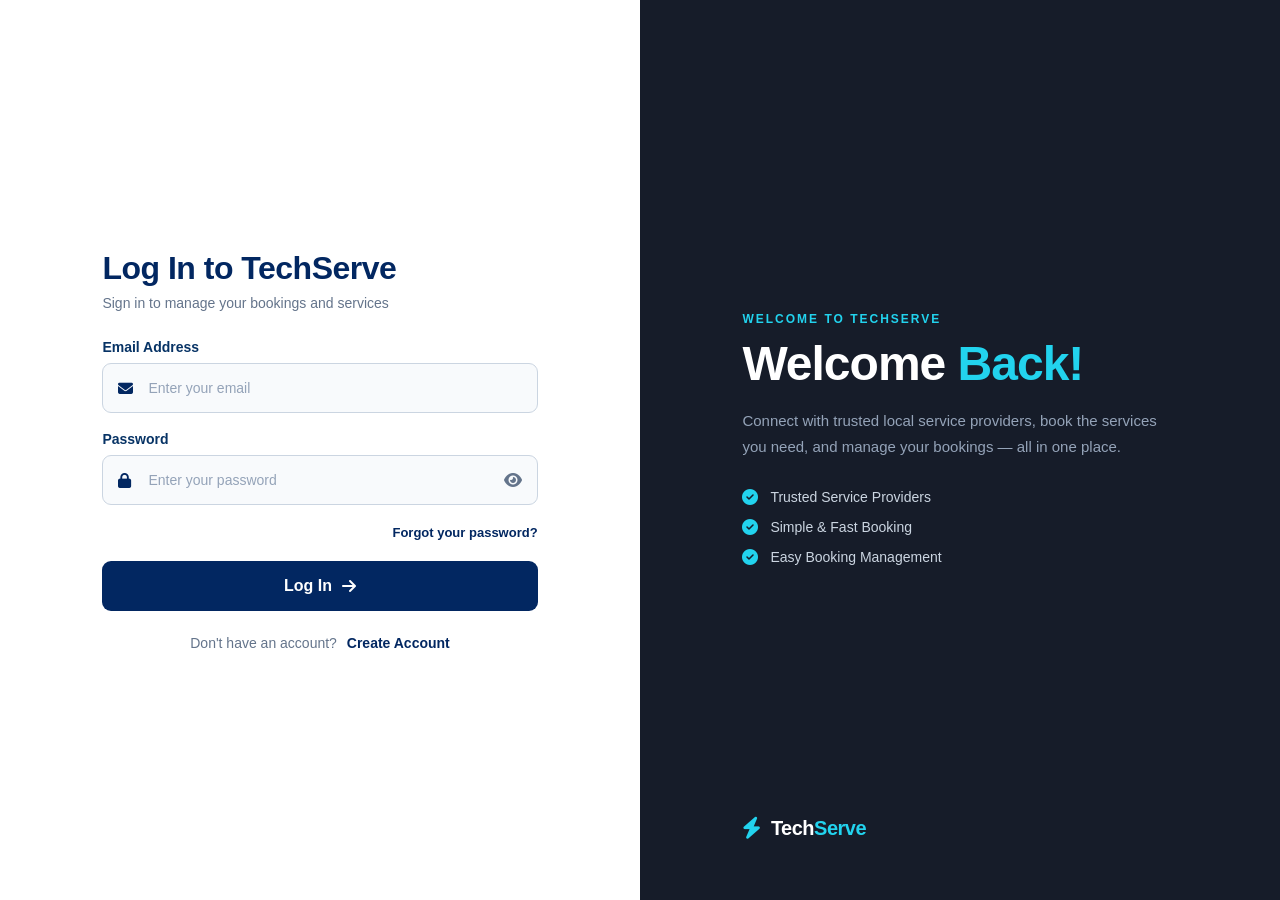
<file: index.html>
<!DOCTYPE html>
<html lang="en">

<head>
    <meta charset="UTF-8">
    <meta name="viewport" content="width=device-width, initial-scale=1.0">
    <title>TechServe</title>
    <link rel="stylesheet" href="https://cdnjs.cloudflare.com/ajax/libs/font-awesome/6.4.0/css/all.min.css">
    <link rel="stylesheet" href="style.css">
</head>

<body>
    <section id="signup" class="auth-section">
        <div class="form-content">
            <h2>Create Account</h2>
            <p class="subtitle">Join TechServe and book trusted services easily.</p>
            <form id="signupForm">
                <div class="input-group">
                    <label for="signupName">Full Name</label>
                    <div class="input-box">
                        <i class="fas fa-user"></i>
                        <input type="text" id="signupName" placeholder="Enter your full name" required>
                    </div>
                </div>
                <div class="input-group">
                    <label for="signupEmail">Email</label>
                    <div class="input-box">
                        <i class="fas fa-envelope"></i>
                        <input type="email" id="signupEmail" placeholder="Enter your email" required>
                    </div>
                </div>
                <div class="input-group">
                    <label for="signupPassword">Password</label>
                    <div class="input-box">
                        <i class="fas fa-lock"></i>
                        <input type="password" id="signupPassword" placeholder="Create a password" required>
                    </div>
                </div>
                <div class="input-group">
                    <label for="confirmPassword">Confirm Password</label>
                    <div class="input-box">
                        <i class="fas fa-lock"></i>
                        <input type="password" id="confirmPassword" placeholder="Confirm your password" required>
                    </div>
                </div>
                <button type="submit" class="btn-primary">Create Account</button>
            </form>
            <div class="toggle-link">
                <span>Already have an account?</span>
                <button type="button" class="link-btn" onclick="showSection('login')">Log In</button>
            </div>
        </div>
        <div class="welcome-section">
            <div class="welcome-content">
                <p class="welcome-small">WELCOME TO TECHSERVE</p>
                <h1>Join <span>Us!</span></h1>
                <p class="welcome-description">Connect with trusted local service providers, book the services you need,
                    and manage your bookings — all in one place.</p>
                <div class="features">
                    <div class="feature"><i class="fas fa-circle-check"></i><span>Trusted Service Providers</span></div>
                    <div class="feature"><i class="fas fa-circle-check"></i><span>Simple & Fast Booking</span></div>
                    <div class="feature"><i class="fas fa-circle-check"></i><span>Easy Booking Management</span></div>
                </div>
            </div>
            <div class="brand-footer">
                <i class="fas fa-bolt logo-icon"></i>
                <span class="brand-name">Tech<span class="serve">Serve</span></span>
            </div>
        </div>
    </section>
    <section id="login" class="auth-section">
        <div class="form-content">
            <h2>Log In to TechServe</h2>
            <p class="subtitle">Sign in to manage your bookings and services</p>
            <form id="loginForm">
                <div class="input-group">
                    <label for="email">Email Address</label>
                    <div class="input-box">
                        <i class="fas fa-envelope"></i>
                        <input type="email" id="email" placeholder="Enter your email" required>
                    </div>
                    <small id="emailError"></small>
                </div>
                <div class="input-group">
                    <label for="password">Password</label>
                    <div class="input-box">
                        <i class="fas fa-lock"></i>
                        <input type="password" id="password" placeholder="Enter your password" required>
                        <i class="fas fa-eye password-eye" id="togglePassword"></i>
                    </div>
                    <small id="passwordError"></small>
                </div>
                <div class="forgot-row">
                    <a href="#" class="forgot-pwd">Forgot your password?</a>
                </div>
                <button type="submit" class="btn-primary">Log In <i class="fas fa-arrow-right"></i></button>
            </form>
            <div class="toggle-link">
                <span>Don't have an account?</span>
                <button type="button" class="link-btn" onclick="showSection('signup')">Create Account</button>
            </div>
        </div>
        <div class="welcome-section">
            <div class="welcome-content">
                <p class="welcome-small">WELCOME TO TECHSERVE</p>
                <h1>Welcome <span>Back!</span></h1>
                <p class="welcome-description">Connect with trusted local service providers, book the services you need,
                    and manage your bookings — all in one place.</p>
                <div class="features">
                    <div class="feature"><i class="fas fa-circle-check"></i><span>Trusted Service Providers</span></div>
                    <div class="feature"><i class="fas fa-circle-check"></i><span>Simple & Fast Booking</span></div>
                    <div class="feature"><i class="fas fa-circle-check"></i><span>Easy Booking Management</span></div>
                </div>
            </div>
            <div class="brand-footer">
                <i class="fas fa-bolt logo-icon"></i>
                <span class="brand-name">Tech<span class="serve">Serve</span></span>
            </div>
        </div>
    </section>
    <section id="home" class="home-section">
        <header class="home-navbar">
            <div class="home-logo">
                <i class="fas fa-bolt"></i>
                <span>Tech<span>Serve</span></span>
            </div>
            <nav class="home-nav">
                <a href="#home">Home</a>
                <a href="#services">Services</a>
                <a href="#providers">Providers</a>
                <a href="#how-it-works">How It Works</a>
                <a href="#" onclick="showSection('contact');return false;">Contact</a>
            </nav>
            <div class="home-buttons">
                <button onclick="logoutUser()">Log out</button>
                <button onclick="openUserDashboard()">Dashboard</button>
            </div>
        </header>
        <div class="home-hero" id="hero">
            <div class="hero-content">
                <p class="hero-small">WELCOME TO TECHSERVE</p>
                <h1>Find Trusted Services <span>Near You</span></h1>
                <p>Connect with trusted local service providers, book the services you need, and manage your bookings
                    all in one place.</p>
                <div class="hero-buttons">
                    <button onclick="openUserDashboard()" class="hero-primary">Find a Service <i
                            class="fas fa-arrow-right"></i></button>
                    <a href="#how-it-works" class="hero-secondary">How It Works</a>
                </div>
            </div>
            <div class="hero-card">
                <img src="images/Gemini_Generated_Image_327vnf327vnf327v.jpg" alt="TechServe">
            </div>
        </div>
        <div class="services" id="services">
            <div class="section-heading">
                <p class="section-small">OUR SERVICES</p>
                <h2>What Can We Help You With?</h2>
                <p>Choose from a wide range of professional services and find the right provider for your needs.</p>
            </div>
            <div class="services-container">
                <div class="service-card">
                    <div class="service-icon"><i class="fas fa-laptop-code"></i></div>
                    <h3>Web Development</h3>
                    <p>Get modern, responsive and professional websites for your business.</p>
                    <a href="#providers">Explore Service <i class="fas fa-arrow-right"></i></a>
                </div>
                <div class="service-card">
                    <div class="service-icon"><i class="fas fa-palette"></i></div>
                    <h3>Graphic Design</h3>
                    <p>Find creative designers for logos, branding, social media and more.</p>
                    <a href="#providers">Explore Service <i class="fas fa-arrow-right"></i></a>
                </div>
                <div class="service-card">
                    <div class="service-icon"><i class="fas fa-mobile-screen-button"></i></div>
                    <h3>Mobile Development</h3>
                    <p>Build powerful and user-friendly mobile applications.</p>
                    <a href="#providers">Explore Service <i class="fas fa-arrow-right"></i></a>
                </div>
                <div class="service-card">
                    <div class="service-icon"><i class="fas fa-bullhorn"></i></div>
                    <h3>Digital Marketing</h3>
                    <p>Grow your brand with professional digital marketing services.</p>
                    <a href="#providers">Explore Service <i class="fas fa-arrow-right"></i></a>
                </div>
                <div class="service-card">
                    <div class="service-icon"><i class="fas fa-camera"></i></div>
                    <h3>Photography</h3>
                    <p>Hire skilled photographers for events, products and special occasions.</p>
                    <a href="#providers">Explore Service <i class="fas fa-arrow-right"></i></a>
                </div>
                <div class="service-card">
                    <div class="service-icon"><i class="fas fa-screwdriver-wrench"></i></div>
                    <h3>Home Services</h3>
                    <p>Find reliable professionals for your everyday home needs.</p>
                    <a href="#providers">Explore Service <i class="fas fa-arrow-right"></i></a>
                </div>
            </div>
        </div>
        <div class="providers" id="providers">
            <div class="section-heading">
                <p class="section-small">TRUSTED PROFESSIONALS</p>
                <h2>Top Service Providers</h2>
                <p>Meet experienced professionals who are ready to provide quality services.</p>
            </div>
            <div class="providers-container">
                <div class="provider-card">
                    <div class="provider-top">
                        <div class="provider-avatar">AK</div>
                        <div class="rating"><i class="fas fa-star"></i> 4.9</div>
                    </div>
                    <h3>Ahmed Khan</h3>
                    <p class="provider-service">Web Developer</p>
                    <p class="provider-location"><i class="fas fa-location-dot"></i> Karachi, Pakistan</p>
                    <div class="provider-details">
                        <span><i class="fas fa-briefcase"></i> 5+ Years</span>
                        <span>From Rs. 5,000</span>
                    </div>
                    <button type="button" class="profile-btn"
                        onclick="openProviderProfile('Ahmed Khan','Web Development','Karachi, Pakistan','5+ Years','Rs. 5,000')">View
                        Profile</button>
                </div>
                <div class="provider-card">
                    <div class="provider-top">
                        <div class="provider-avatar">SM</div>
                        <div class="rating"><i class="fas fa-star"></i> 4.8</div>
                    </div>
                    <h3>Sara Malik</h3>
                    <p class="provider-service">Graphic Designer</p>
                    <p class="provider-location"><i class="fas fa-location-dot"></i> Lahore, Pakistan</p>
                    <div class="provider-details">
                        <span><i class="fas fa-briefcase"></i> 4+ Years</span>
                        <span>From Rs. 3,000</span>
                    </div>
                    <button type="button" class="profile-btn"
                        onclick="openProviderProfile('Sara Malik','Graphic Design','Lahore, Pakistan','4+ Years','Rs. 3,000')">View
                        Profile</button>
                </div>
                <div class="provider-card">
                    <div class="provider-top">
                        <div class="provider-avatar">UA</div>
                        <div class="rating"><i class="fas fa-star"></i> 4.9</div>
                    </div>
                    <h3>Usman Ali</h3>
                    <p class="provider-service">Mobile Developer</p>
                    <p class="provider-location"><i class="fas fa-location-dot"></i> Islamabad, Pakistan</p>
                    <div class="provider-details">
                        <span><i class="fas fa-briefcase"></i> 6+ Years</span>
                        <span>From Rs. 7,000</span>
                    </div>
                    <button type="button" class="profile-btn"
                        onclick="openProviderProfile('Usman Ali','Mobile Development','Islamabad, Pakistan','6+ Years','Rs. 7,000')">View
                        Profile</button>
                </div>
                <div class="provider-card">
                    <div class="provider-top">
                        <div class="provider-avatar">HS</div>
                        <div class="rating"><i class="fas fa-star"></i> 4.7</div>
                    </div>
                    <h3>Hina Shah</h3>
                    <p class="provider-service">Digital Marketer</p>
                    <p class="provider-location"><i class="fas fa-location-dot"></i> Karachi, Pakistan</p>
                    <div class="provider-details">
                        <span><i class="fas fa-briefcase"></i> 3+ Years</span>
                        <span>From Rs. 4,000</span>
                    </div>
                    <button type="button" class="profile-btn"
                        onclick="openProviderProfile('Hina Shah','Digital Marketing','Karachi, Pakistan','3+ Years','Rs. 4,000')">View
                        Profile</button>
                </div>
            </div>
        </div>
        <div class="how-it-works" id="how-it-works">
            <div class="section-heading">
                <p class="section-small">HOW IT WORKS</p>
                <h2>Book a Service in 4 Easy Steps</h2>
                <p>Getting the help you need has never been easier.</p>
            </div>
            <div class="steps-container">
                <div class="step-card">
                    <div class="step-number">01</div>
                    <div class="step-icon"><i class="fas fa-magnifying-glass"></i></div>
                    <h3>Find a Service</h3>
                    <p>Browse through our wide range of professional services.</p>
                </div>
                <div class="step-card">
                    <div class="step-number">02</div>
                    <div class="step-icon"><i class="fas fa-user-check"></i></div>
                    <h3>Choose a Provider</h3>
                    <p>Compare providers by ratings, experience and pricing.</p>
                </div>
                <div class="step-card">
                    <div class="step-number">03</div>
                    <div class="step-icon"><i class="fas fa-calendar-check"></i></div>
                    <h3>Book a Service</h3>
                    <p>Select your preferred date, time and location to book.</p>
                </div>
                <div class="step-card">
                    <div class="step-number">04</div>
                    <div class="step-icon"><i class="fas fa-circle-check"></i></div>
                    <h3>Get It Done</h3>
                    <p>Connect with your provider and get your service completed.</p>
                </div>
            </div>
        </div>
        <div class="why-techserve">
            <div class="why-content">
                <p class="section-small">WHY TECHSERVE?</p>
                <h2>Everything You Need,<br>All in One Place.</h2>
                <p>TechServe makes it simple to find trusted professionals, compare services and book the right person
                    for your needs.</p>
                <div class="why-list">
                    <div class="why-item">
                        <div class="why-icon"><i class="fas fa-shield-halved"></i></div>
                        <div>
                            <h3>Trusted Professionals</h3>
                            <p>Connect with experienced and reliable service providers.</p>
                        </div>
                    </div>
                    <div class="why-item">
                        <div class="why-icon"><i class="fas fa-bolt"></i></div>
                        <div>
                            <h3>Quick & Easy Booking</h3>
                            <p>Find and book the service you need without the hassle.</p>
                        </div>
                    </div>
                    <div class="why-item">
                        <div class="why-icon"><i class="fas fa-star"></i></div>
                        <div>
                            <h3>Verified Reviews</h3>
                            <p>Check ratings and reviews before choosing a provider.</p>
                        </div>
                    </div>
                </div>
            </div>
            <div class="why-card">
                <div class="why-card-icon"><i class="fas fa-handshake"></i></div>
                <h3>Quality Services<br>You Can Trust</h3>
                <p>We connect customers with professionals who care about delivering great results.</p>
            </div>
        </div>
        <div class="cta">
            <div class="cta-content">
                <p class="section-small">GET STARTED TODAY</p>
                <h2>Ready to Find the Right Service?</h2>
                <p>Discover trusted professionals and book your service in just a few clicks.</p>
                <div class="cta-buttons">
                    <button onclick="openUserDashboard()" class="cta-primary">Find a Service <i
                            class="fas fa-arrow-right"></i></button>
                    <a href="#services" class="cta-secondary">Explore Services</a>
                </div>
            </div>
        </div>
        <footer class="footer">
            <div class="footer-container">
                <div class="footer-about">
                    <div class="brand-footer">
                        <i class="fas fa-bolt logo-icon"></i>
                        <span class="brand-name">Tech<span class="serve">Serve</span></span>
                    </div>
                    <p>Connecting you with trusted professionals and making service booking simple, fast and reliable.
                    </p>
                    <div class="social-links">
                        <a href="#"><i class="fab fa-facebook-f"></i></a>
                        <a href="#"><i class="fab fa-instagram"></i></a>
                        <a href="#"><i class="fab fa-linkedin-in"></i></a>
                        <a href="#"><i class="fab fa-twitter"></i></a>
                    </div>
                </div>
                <div class="footer-links">
                    <h3>Quick Links</h3>
                    <a href="#home">Home</a>
                    <a href="#services">Services</a>
                    <a href="#providers">Providers</a>
                    <a href="#how-it-works">How It Works</a>
                </div>
                <div class="footer-links">
                    <h3>Services</h3>
                    <a href="#services">Web Development</a>
                    <a href="#services">Graphic Design</a>
                    <a href="#services">Mobile Development</a>
                    <a href="#services">Digital Marketing</a>
                </div>
                <div class="footer-contact">
                    <h3>Contact Us</h3>
                    <p><i class="fas fa-location-dot"></i> Karachi, Pakistan</p>
                    <p><i class="fas fa-envelope"></i> support@techserve.com</p>
                    <p><i class="fas fa-phone"></i> +92 300 1234567</p>
                </div>
            </div>
            <div class="footer-bottom">
                <p>© 2026 TechServe. All rights reserved.</p>
            </div>
        </footer>
    </section>
    <section id="contact" class="contact-section">
        <header class="home-navbar">
            <div class="home-logo">
                <i class="fas fa-bolt"></i>
                <span>Tech<span>Serve</span></span>
            </div>
            <nav class="home-nav">
                <a href="#" onclick="showSection('home');return false;">Home</a>
                <a href="#" onclick="goHomeTo('services');return false;">Services</a>
                <a href="#" onclick="goHomeTo('providers');return false;">Providers</a>
                <a href="#" onclick="goHomeTo('how-it-works');return false;">How It Works</a>
                <a href="#" class="active">Contact</a>
            </nav>
            <div class="home-buttons">
                <button onclick="logoutUser()">Log out</button>
                <button onclick="openUserDashboard()">Dashboard</button>
            </div>
        </header>
        <section class="contact-hero">
            <div class="contact-hero-content">
                <span>GET IN TOUCH</span>
                <h1>We're Here to <strong>Help</strong></h1>
                <p>Have a question about our services? Send us a message and our team will be happy to assist you.</p>
            </div>
        </section>
        <main class="contact-container">
            <section class="contact-info">
                <span class="section-label">CONTACT US</span>
                <h2>Let's Start a Conversation</h2>
                <p class="info-text">Whether you need help finding an IT professional or have a question about
                    TechServe, we're here for you.</p>
                <div class="info-card">
                    <div class="info-icon"><i class="fas fa-envelope"></i></div>
                    <div>
                        <h3>Email Us</h3>
                        <p>support@techserve.com</p>
                    </div>
                </div>
                <div class="info-card">
                    <div class="info-icon"><i class="fas fa-phone"></i></div>
                    <div>
                        <h3>Call Us</h3>
                        <p>+92 300 1234567</p>
                    </div>
                </div>
                <div class="info-card">
                    <div class="info-icon"><i class="fas fa-location-dot"></i></div>
                    <div>
                        <h3>Visit Us</h3>
                        <p>Karachi, Pakistan</p>
                    </div>
                </div>
                <div class="info-card">
                    <div class="info-icon"><i class="fas fa-clock"></i></div>
                    <div>
                        <h3>Working Hours</h3>
                        <p>Monday - Saturday, 9 AM - 6 PM</p>
                    </div>
                </div>
            </section>
            <section class="contact-form-card">
                <div class="form-heading">
                    <span class="section-label">SEND MESSAGE</span>
                    <h2>How Can We Help?</h2>
                    <p>Fill in the form below and we'll get back to you shortly.</p>
                </div>
                <form id="contactForm">
                    <div class="form-row">
                        <div class="form-group">
                            <label for="contactName">Full Name</label>
                            <input type="text" id="contactName" placeholder="Enter your name">
                            <small id="contactNameError"></small>
                        </div>
                        <div class="form-group">
                            <label for="contactEmail">Email Address</label>
                            <input type="email" id="contactEmail" placeholder="Enter your email">
                            <small id="contactEmailError"></small>
                        </div>
                    </div>
                    <div class="form-group">
                        <label for="contactSubject">Subject</label>
                        <input type="text" id="contactSubject" placeholder="Enter subject">
                        <small id="contactSubjectError"></small>
                    </div>
                    <div class="form-group">
                        <label for="contactMessage">Message</label>
                        <textarea id="contactMessage" rows="6" placeholder="Write your message..."></textarea>
                        <small id="contactMessageError"></small>
                    </div>
                    <button type="submit" class="send-btn">Send Message <i class="fas fa-paper-plane"></i></button>
                </form>
            </section>
        </main>
        <footer class="footer">
            <div class="footer-container">
                <div class="footer-about">
                    <div class="brand-footer">
                        <i class="fas fa-bolt logo-icon"></i>
                        <span class="brand-name">Tech<span class="serve">Serve</span></span>
                    </div>
                    <p>Connecting you with trusted professionals and making service booking simple, fast and reliable.
                    </p>
                    <div class="social-links">
                        <a href="#"><i class="fab fa-facebook-f"></i></a>
                        <a href="#"><i class="fab fa-instagram"></i></a>
                        <a href="#"><i class="fab fa-linkedin-in"></i></a>
                        <a href="#"><i class="fab fa-twitter"></i></a>
                    </div>
                </div>
                <div class="footer-links">
                    <h3>Quick Links</h3>
                    <a href="#" onclick="showSection('home');return false;">Home</a>
                    <a href="#" onclick="goHomeTo('services');return false;">Services</a>
                    <a href="#" onclick="goHomeTo('providers');return false;">Providers</a>
                    <a href="#" onclick="goHomeTo('how-it-works');return false;">How It Works</a>
                </div>
                <div class="footer-links">
                    <h3>Services</h3>
                    <a href="#" onclick="goHomeTo('services');return false;">Web Development</a>
                    <a href="#" onclick="goHomeTo('services');return false;">Graphic Design</a>
                    <a href="#" onclick="goHomeTo('services');return false;">Mobile Development</a>
                    <a href="#" onclick="goHomeTo('services');return false;">Digital Marketing</a>
                </div>
                <div class="footer-contact">
                    <h3>Contact Us</h3>
                    <p><i class="fas fa-location-dot"></i> Karachi, Pakistan</p>
                    <p><i class="fas fa-envelope"></i> support@techserve.com</p>
                    <p><i class="fas fa-phone"></i> +92 300 1234567</p>
                </div>
            </div>
            <div class="footer-bottom">
                <p>© 2026 TechServe. All rights reserved.</p>
            </div>
        </footer>
    </section>
   <section id="dashboard" class="dashboard-section">
    <div class="dashboard-container">
        <div class="dashboard-header">
            <div>
                <span class="dashboard-label">CUSTOMER DASHBOARD</span>
                <h1>Welcome, <span id="dashboardName">Customer</span></h1>
                <p>Manage your bookings and service requests from one place.</p>
            </div>
            <div class="dashboard-actions">
                <button class="home-btn" onclick="showSection('home')">Back to Home</button>
                <button class="logout-btn" onclick="logoutUser()">Logout</button>
                <button class="delete-btn" onclick="deleteAccount()">Delete Account</button>
            </div>
        </div>

        <div class="dashboard-stats">
            <div class="stat-card">
                <span>Total Bookings</span>
                <h2 id="totalBookings">0</h2>
            </div>

            <div class="stat-card">
                <span>Pending</span>
                <h2 id="pendingBookings">0</h2>
            </div>

            <div class="stat-card">
                <span>Accepted</span>
                <h2 id="acceptedBookings">0</h2>
            </div>

            <div class="stat-card">
                <span>Completed</span>
                <h2 id="completedBookings">0</h2>
            </div>
        </div>

        <div class="bookings-card">
            <div class="bookings-heading">
                <div>
                    <h2>Recent Bookings</h2>
                    <p>Track your latest service requests.</p>
                </div>

                <div class="booking-actions">
                    <span id="bookingCount">0 Bookings</span>
                    <button class="new-booking-btn" onclick="openBookingModal()">+ New Booking</button>
                </div>
            </div>

            <div class="table-wrapper">
                <table>
                    <thead>
                        <tr>
                            <th>Booking ID</th>
                            <th>Service</th>
                            <th>Provider</th>
                            <th>Date</th>
                            <th>Time</th>
                            <th>Status</th>
                        </tr>
                    </thead>

                    <tbody id="bookingTableBody">
                        <tr>
                            <td colspan="6" class="empty-booking">No bookings available yet.</td>
                        </tr>
                    </tbody>
                </table>
            </div>
        </div>
    </div>
</section>
    <section id="providerDashboard" class="dashboard-section">
        <div class="dashboard-container">
            <div class="dashboard-header">
                <div>
                    <span class="dashboard-label">PROVIDER DASHBOARD</span>
                    <h1>Welcome, <span id="providerName">Provider</span></h1>
                    <p>Manage customer service requests and bookings from one place.</p>
                </div>
                <div class="dashboard-actions">
                    <button class="home-btn" onclick="showSection('home')">Back to Home</button>
                    <button class="logout-btn" onclick="logoutUser()">Logout</button>
                </div>
            </div>
            <div class="dashboard-stats">
                <div class="stat-card"><span>Total Requests</span>
                    <h2 id="providerTotalBookings">0</h2>
                </div>
                <div class="stat-card"><span>Pending</span>
                    <h2 id="providerPendingBookings">0</h2>
                </div>
                <div class="stat-card"><span>Accepted</span>
                    <h2 id="providerAcceptedBookings">0</h2>
                </div>
                <div class="stat-card"><span>Completed</span>
                    <h2 id="providerCompletedBookings">0</h2>
                </div>
            </div>
            <div class="bookings-card">
                <div class="bookings-heading">
                    <div>
                        <h2>Service Requests</h2>
                        <p>Manage customer booking requests.</p>
                    </div>
                    <div class="booking-actions">
                        <span id="providerBookingCount">0 Requests</span>
                    </div>
                </div>
                <div class="table-wrapper">
                    <table>
                        <thead>
                            <tr>
                                <th>Booking ID</th>
                                <th>Customer</th>
                                <th>Service</th>
                                <th>Date</th>
                                <th>Time</th>
                                <th>Status</th>
                                <th>Action</th>
                            </tr>
                        </thead>
                        <tbody>
                            <tr>
                                <td colspan="7" class="empty-booking">No service requests available yet.</td>
                            </tr>
                        </tbody>
                    </table>
                </div>
            </div>
        </div>
    </section>
    <section id="adminDashboard" class="dashboard-section">
        <div class="dashboard-container">
            <div class="dashboard-header">
                <div>
                    <span class="dashboard-label">ADMIN DASHBOARD</span>
                    <h1>Welcome, <span id="adminName">Admin</span></h1>
                    <p>Manage your TechServe business from one place.</p>
                </div>
                <div class="dashboard-actions">
                    <button class="home-btn" onclick="showSection('home')">Home</button>
                    <button class="logout-btn" onclick="logoutUser()">Log out</button>
                </div>
            </div>
            <div class="stats-grid">
                <div class="stat-card"><span>Total Customers</span>
                    <h2 id="adminTotalCustomers">0</h2>
                </div>
                <div class="stat-card"><span>Total Providers</span>
                    <h2 id="adminTotalProviders">0</h2>
                </div>
                <div class="stat-card"><span>Total Bookings</span>
                    <h2 id="adminTotalBookings">0</h2>
                </div>
                <div class="stat-card"><span>Completed Bookings</span>
                    <h2 id="adminCompletedBookings">0</h2>
                </div>
            </div>
            <div class="admin-grid">
                <div class="bookings-card admin-card">
                    <div class="bookings-heading">
                        <div>
                            <h2>Recent Bookings</h2>
                            <p>Manage customer service bookings.</p>
                        </div>
                        <span id="adminBookingCount">0 Bookings</span>
                    </div>
                    <div class="table-container">
                        <table>
                            <thead>
                                <tr>
                                    <th>Booking ID</th>
                                    <th>Customer</th>
                                    <th>Service</th>
                                    <th>Provider</th>
                                    <th>Date</th>
                                    <th>Status</th>
                                </tr>
                            </thead>
                            <tbody id="adminBookingTableBody">
                                <tr>
                                    <td colspan="6" class="empty-booking">No bookings available yet.</td>
                                </tr>
                            </tbody>
                        </table>
                    </div>
                </div>
                <div class="bookings-card admin-card">
                    <div class="bookings-heading">
                        <div>
                            <h2>Service Providers</h2>
                            <p>Manage registered providers.</p>
                        </div>
                        <span id="adminProviderCount">0 Providers</span>
                    </div>
                    <div class="table-container">
                        <table>
                            <thead>
                                <tr>
                                    <th>Provider</th>
                                    <th>Service</th>
                                    <th>Location</th>
                                    <th>Status</th>
                                </tr>
                            </thead>
                            <tbody id="adminProviderTableBody">
                                <tr>
                                    <td colspan="4" class="empty-booking">No providers available yet.</td>
                                </tr>
                            </tbody>
                        </table>
                    </div>
                </div>
            </div>
            <div class="bookings-card admin-card">
                <div class="bookings-heading">
                    <div>
                        <h2>Customers</h2>
                        <p>View registered TechServe customers.</p>
                    </div>
                    <span id="adminCustomerCount">0 Customers</span>
                </div>
                <div class="table-container">
                    <table>
                        <thead>
                            <tr>
                                <th>Customer Name</th>
                                <th>Email</th>
                                <th>Account Type</th>
                            </tr>
                        </thead>
                        <tbody id="adminCustomerTableBody">
                            <tr>
                                <td colspan="3" class="empty-booking">No customers available yet.</td>
                            </tr>
                        </tbody>
                    </table>
                </div>
            </div>
        </div>
    </section>
    <div id="bookingModal" class="booking-modal">
        <div class="booking-form-box">
            <button class="close-booking" onclick="closeBookingModal()">&times;</button>
            <div class="booking-form-header">
                <span>TECHSERVE</span>
                <h2>Book a Service</h2>
                <p>Fill in the details to request a service.</p>
            </div>
            <form id="bookingForm">
                <div class="form-row">
                    <div class="form-group">
                        <label for="bookingService">Service</label>
                        <select id="bookingService" required>
                            <option value="">Select Service</option>
                            <option value="Web Development">Web Development</option>
                            <option value="Graphic Design">Graphic Design</option>
                            <option value="Mobile Development">Mobile Development</option>
                            <option value="Digital Marketing">Digital Marketing</option>
                            <option value="Photography">Photography</option>
                            <option value="Home Services">Home Services</option>
                        </select>
                    </div>
                    <div class="form-group">
                        <label for="bookingProvider">Provider</label>
                        <input type="text" id="bookingProvider" placeholder="Provider name" required>
                    </div>
                </div>
                <div class="form-row">
                    <div class="form-group">
                        <label for="bookingDate">Date</label>
                        <input type="date" id="bookingDate" required>
                    </div>
                    <div class="form-group">
                        <label for="bookingTime">Time</label>
                        <input type="time" id="bookingTime" required>
                    </div>
                </div>
                <div class="form-group">
                    <label for="bookingLocation">Location</label>
                    <input type="text" id="bookingLocation" placeholder="Enter service location" required>
                </div>
                <div class="form-group">
                    <label for="bookingDescription">Description</label>
                    <textarea id="bookingDescription" rows="4" placeholder="Describe what you need..."
                        required></textarea>
                </div>
                <button type="submit" class="confirm-booking-btn">Confirm Booking</button>
            </form>
        </div>
    </div>
    <div id="providerProfileModal" class="booking-modal">
        <div class="booking-form-box">
            <button class="close-booking" onclick="closeProviderProfile()">&times;</button>
            <div class="booking-form-header">
                <span>PROVIDER PROFILE</span>
                <h2 id="profileName">Provider Name</h2>
                <p id="profileService">Service</p>
            </div>
            <div class="profile-info">
                <p><strong>Location:</strong> <span id="profileLocation"></span></p>
                <p><strong>Experience:</strong> <span id="profileExperience"></span></p>
                <p><strong>Starting Price:</strong> <span id="profilePrice"></span></p>
            </div>
            <button type="button" class="confirm-booking-btn" onclick="bookFromProfile()">Book Now</button>
        </div>
    </div>
    <script src="script.js"></script>
</body>

</html>
</file>
<file: style.css>
/* Base Setup */
* {
    margin: 0;
    padding: 0;
    box-sizing: border-box;
    font-family: 'Segoe UI', Tahoma, Geneva, Verdana, sans-serif;
}

body {
    background-color: #0f172a;
    color: #F8FAFC;
    min-height: 100vh;
}

/* Auth Section */
.auth-section {
    width: 100%;
    min-height: 100vh;
    display: flex;
    background: #ffffff;
}

/* Form Content */
.form-content {
    width: 50%;
    display: flex;
    flex-direction: column;
    justify-content: center;
    padding: 60px 8%;
    animation: slideIn 0.6s ease;
}

@keyframes slideIn {
    from {
        opacity: 0;
        transform: translateY(20px);
    }

    to {
        opacity: 1;
        transform: translateY(0);
    }
}

.form-content h2 {
    font-size: 32px;
    font-weight: 700;
    color: #022761;
    margin-bottom: 8px;
    letter-spacing: -0.5px;
}

.subtitle {
    color: #64748B;
    font-size: 14px;
    margin-bottom: 28px;
}

/* Input Group */
.input-group {
    margin-bottom: 18px;
}

.input-group label {
    display: block;
    margin-bottom: 8px;
    color: #073365;
    font-size: 14px;
    font-weight: 600;
}

.input-box {
    position: relative;
    width: 100%;
}

.input-box>i:first-child {
    position: absolute;
    left: 16px;
    top: 50%;
    transform: translateY(-50%);
    color: #022761;
    font-size: 15px;
    pointer-events: none;
}

.input-box input {
    width: 100%;
    height: 50px;
    padding: 0 45px;
    border: 1.5px solid #CBD5E1;
    border-radius: 9px;
    outline: none;
    color: #022761;
    font-size: 14px;
    background: #F8FAFC;
    transition: all 0.3s ease;
}

.input-box input::placeholder {
    color: #94A3B8;
}

.input-box input:focus {
    border-color: #022761;
    background: #ffffff;
    box-shadow: 0 0 0 4px rgba(2, 39, 97, 0.12);
}

.password-eye {
    position: absolute;
    right: 16px;
    top: 50%;
    transform: translateY(-50%);
    color: #64748B;
    cursor: pointer;
    transition: color 0.2s ease;
}

.password-eye:hover {
    color: #022761;
}

/* Forgot Password */
.forgot-row {
    text-align: right;
    margin-bottom: 20px;
}

.forgot-pwd {
    color: #022761;
    font-size: 13px;
    text-decoration: none;
    font-weight: 600;
}

.forgot-pwd:hover {
    text-decoration: underline;
}

/* Primary Button */
.btn-primary {
    width: 100%;
    height: 50px;
    display: flex;
    align-items: center;
    justify-content: center;
    gap: 10px;
    border: none;
    border-radius: 9px;
    background-color: #022761;
    color: #ffffff;
    font-size: 16px;
    font-weight: 700;
    cursor: pointer;
    transition: all 0.3s ease;
}

.btn-primary:hover {
    background-color: #0b3d8d;
    transform: translateY(-2px);
    box-shadow: 0 10px 25px rgba(2, 39, 97, 0.25);
}

.btn-primary i {
    transition: transform 0.3s ease;
}

.btn-primary:hover i {
    transform: translateX(4px);
}

/* Toggle Links */
.toggle-link {
    margin-top: 24px;
    text-align: center;
    font-size: 14px;
    color: #64748B;
}

.link-btn {
    border: none;
    background: none;
    margin-left: 6px;
    color: #022761;
    font-size: 14px;
    font-weight: 700;
    cursor: pointer;
    transition: color 0.2s ease;
}

.link-btn:hover {
    color: #22D3EE;
    text-decoration: underline;
}

/* Welcome Section */
.welcome-section {
    width: 50%;
    display: flex;
    flex-direction: column;
    justify-content: space-between;
    padding: 60px 8%;
    background: #161C29;
    position: relative;
}

.welcome-content {
    margin: auto 0;
}

.welcome-small {
    margin-bottom: 12px;
    color: #22D3EE;
    font-size: 12px;
    font-weight: 800;
    letter-spacing: 2px;
}

.welcome-content h1 {
    margin-bottom: 18px;
    font-size: clamp(36px, 4vw, 48px);
    line-height: 1.1;
    color: #ffffff;
    letter-spacing: -1px;
}

.welcome-content h1 span {
    color: #22D3EE;
}

.welcome-description {
    color: #94A3B8;
    font-size: 15px;
    line-height: 1.7;
    margin-bottom: 30px;
}

.features {
    display: flex;
    flex-direction: column;
    gap: 14px;
}

.feature {
    display: flex;
    align-items: center;
    gap: 12px;
    color: #CBD5E1;
    font-size: 14px;
}

.feature i {
    color: #22D3EE;
    font-size: 16px;
}

/* Brand Footer */
.brand-footer {
    display: flex;
    align-items: center;
    gap: 10px;
    color: #ffffff;
    font-size: 20px;
    font-weight: 800;
    letter-spacing: -0.5px;
}

.brand-footer .logo-icon {
    color: #22D3EE;
    font-size: 22px;
}

.brand-footer .brand-name {
    color: #FFFFFF;
}

.brand-footer .serve {
    color: #22D3EE;
}

/* Home Section */
.home-section {
    display: none;
    min-height: 100vh;
    background: #F8FAFC;
    color: #022761;
}

/* Home Navbar */
.home-navbar {
    height: 75px;
    padding: 0 7%;
    display: flex;
    align-items: center;
    justify-content: space-between;
    background: #131f38;
    backdrop-filter: blur(20px)
}

.home-logo {
    display: flex;
    align-items: center;
    gap: 9px;
    color: #FFFFFF;
    font-size: 21px;
    font-weight: 800;
}

.home-logo i {
    color: #22D3EE;
    font-size: 22px;
}

.home-logo span span {
    color: #22D3EE;
}

.home-nav {
    display: flex;
    gap: 28px;
}

.home-nav a {
    color: #CBD5E1;
    text-decoration: none;
    font-size: 14px;
    font-weight: 600;
    transition: 0.3s;
}

.home-nav a:hover {
    color: #22D3EE;
}

/* Home Buttons */
.home-buttons {
    display: flex;
    gap: 10px;
}

.home-buttons button {
    padding: 10px 20px;
    border-radius: 7px;
    font-size: 14px;
    font-weight: 700;
    cursor: pointer;
    transition: 0.3s;
}

.home-buttons button:first-child {
    background: transparent;
    border: 1px solid white;
    color: white;
}

.home-buttons button:last-child {
    background: #012e76;
    border: 1px solid #012e76;
    color: white;
}

.home-buttons button:first-child:hover,
.home-buttons button:last-child:hover {
    background: #0749b3;
    color: white;
    transform: translateY(-2px);
}

/* Hero Section */
.home-hero {
    min-height: 570px;
    padding: 60px 8%;
    display: flex;
    align-items: center;
    justify-content: space-between;
    gap: 50px;
    background: linear-gradient(135deg, #012e76, #161C29);

}

.hero-content {
    max-width: 600px;
}

.hero-content .hero-small {
    margin-bottom: 10px;
    color: #22D3EE;
    font-size: 12px;
    font-weight: 800;
    letter-spacing: 2px;
}

.hero-content h1 {
    margin-bottom: 20px;
    color: #eceef2;
    font-size: clamp(40px, 5vw, 55px);
    line-height: 1.1;
}

.hero-content h1 span {
    color: #22D3EE;
}

.hero-content>p {
    max-width: 550px;
    margin-bottom: 30px;
    color: #f0f2f6;
    font-size: 16px;
    line-height: 1.7;
}

/* Hero Buttons */
.hero-buttons {
    display: flex;
    align-items: center;
    gap: 15px;
}

.hero-primary {
    padding: 14px 22px;
    border: none;
    border-radius: 8px;
    background: #03327e;
    color: #FFFFFF;
    font-size: 14px;
    font-weight: 700;
    cursor: pointer;
    transition: 0.3s;
}

.hero-primary:hover {
    background: #0958d6;
    transform: translateY(-2px);
}

.hero-primary i {
    margin-left: 8px;
}

.hero-secondary {
    padding: 13px 21px;
    border: 1.5px solid #cbd0d9;
    border-radius: 8px;
    color: #e2e5eb;
    text-decoration: none;
    font-size: 14px;
    font-weight: 700;
    transition: 0.3s;
}

.hero-secondary:hover {
    background: #0d46a1;
    color: #FFFFFF;
}

/* Hero Card */
.hero-card {
    width: 50%;
    padding: 35px;
    border-radius: 18px;
    color: #FFFFFF;
}

.hero-card img {
    width: 35rem;
    height: 20rem;
    margin-bottom: 5%;
}

/* Tablet */
@media (max-width: 900px) {
    .auth-section {
        flex-direction: column-reverse;
    }

    .form-content,
    .welcome-section {
        width: 100%;
    }

    .welcome-section {
        padding: 40px 6%;
    }

    .form-content {
        padding: 40px 6%;
    }

    .home-nav {
        display: none;
    }

    .home-hero {
        padding: 55px 6%;
        flex-direction: column;
        text-align: center;
    }

    .hero-content {
        max-width: 100%;
    }

    .hero-buttons {
        justify-content: center;
    }

    .hero-card {
        width: 100%;
        max-width: 400px;
        text-align: left;
    }
}

/* Mobile */
@media (max-width: 600px) {
    .home-navbar {
        padding: 0 5%;
    }

    .home-buttons button {
        padding: 8px 12px;
    }

    .home-logo {
        font-size: 18px;
    }
}

/* Home Sections */
.services,
.providers,
.how-it-works {
    padding: 90px 8%;
    background: #f8fafc;
}

.providers {
    background: #ffffff;
}

.how-it-works {
    background: #f8fafc;
}

.section-heading {
    max-width: 650px;
    margin: 0 auto 50px;
    text-align: center;
}

.section-small {
    margin-bottom: 10px;
    color: #012e76;
    font-size: 12px;
    font-weight: 800;
    letter-spacing: 2px;
}

.section-heading h2 {
    margin-bottom: 15px;
    color: #161C29;
    font-size: 36px;
}

.section-heading>p:last-child {
    color: #64748b;
    font-size: 15px;
    line-height: 1.7;
}

/* Services */
.services-container {
    display: grid;
    grid-template-columns: repeat(3, 1fr);
    gap: 25px;
}

.servicesg .section-small {
    color: #22D3EE;
}

.service-card {
    padding: 30px;
    border: 1px solid #052651;
    border-radius: 15px;
    background: #ffffff;
    transition: .3s;
}

.service-card:hover {
    border-color: #22D3EE;
    transform: translateY(-6px);
    box-shadow: 0 12px 40px rgba(10, 50, 114, 0.1);
}

.service-icon {
    width: 55px;
    height: 55px;
    display: flex;
    align-items: center;
    justify-content: center;
    margin-bottom: 22px;
    border-radius: 12px;
    background: #eaf9fc;
    color: #012e76;
    font-size: 23px;
}

.service-card h3 {
    margin-bottom: 12px;
    color: #161C29;
    font-size: 20px;
}

.service-card p {
    margin-bottom: 20px;
    color: #64748b;
    font-size: 14px;
    line-height: 1.7;
}

.service-card a {
    color: #012e76;
    text-decoration: none;
    font-size: 14px;
    font-weight: 700;
}

.service-card a i {
    margin-left: 6px;
    transition: .3s;
}

.service-card a:hover {
    color: #0958d6;
}

.service-card a:hover i {
    margin-left: 10px;
}

/* Providers */
.providers-container {
    display: grid;
    grid-template-columns: repeat(4, 1fr);
    gap: 22px;
}

.providers .section-small {
    color: #22D3EE;
}

.provider-card {
    padding: 25px;
    border: 1px solid #012e76;
    border-radius: 15px;
    background: #ffffff;
    transition: .3s;
}

.provider-card:hover {
    transform: translateY(-6px);
    box-shadow: 0 12px 40px rgba(1, 46, 118, .1);
}

.provider-top {
    display: flex;
    align-items: center;
    justify-content: space-between;
    margin-bottom: 20px;
}

.provider-avatar {
    width: 58px;
    height: 58px;
    display: flex;
    align-items: center;
    justify-content: center;
    border-radius: 50%;
    background: #012e76;
    color: #ffffff;
    font-size: 18px;
    font-weight: 800;
}

.rating {
    color: #012e76;
    font-size: 13px;
    font-weight: 700;
}

.rating i {
    color: #f59e0b;
}

.provider-card h3 {
    margin-bottom: 6px;
    color: #161C29;
    font-size: 19px;
}

.provider-service {
    margin-bottom: 14px;
    color: #0958d6;
    font-size: 14px;
    font-weight: 600;
}

.provider-location {
    margin-bottom: 20px;
    color: #02214c;
    font-size: 13px;
}

.provider-location i {
    margin-right: 5px;
    color: #012e76;
}

.provider-details {
    display: flex;
    justify-content: space-between;
    padding: 15px 0;
    border-top: 1px solid #01132a;
    border-bottom: 1px solid #031a38;
    color: #64748b;
    font-size: 12px;
}

.provider-details i {
    margin-right: 4px;
    color: #012e76;
}

.profile-btn {
    display: block;
    margin-top: 18px;
    padding: 12px;
    border-radius: 8px;
    background: #012e76;
    color: #ffffff;
    text-align: center;
    text-decoration: none;
    font-size: 14px;
    font-weight: 700;
    transition: .3s;
}

.profile-btn:hover {
    background: #0958d6;
    transform: translateY(-2px);
}

/* How It Works */
.steps-container {
    display: grid;
    grid-template-columns: repeat(4, 1fr);
    gap: 25px;
}

.step-card {
    position: relative;
    padding: 30px 25px;
    border: 1px solid #031732;
    border-radius: 15px;
    background: #ffffff;
    text-align: center;
}

.how-it-works .section-small {
    color: #22D3EE;
}

.step-number {
    position: absolute;
    top: 15px;
    right: 18px;
    color: #22D3EE;
    font-size: 14px;
    font-weight: 800;
}

.step-icon {
    width: 60px;
    height: 60px;
    display: flex;
    align-items: center;
    justify-content: center;
    margin: 10px auto 20px;
    border-radius: 50%;
    background: #012e76;
    color: #ffffff;
    font-size: 22px;
}

.step-card h3 {
    margin-bottom: 10px;
    color: #161C29;
    font-size: 18px;
}

.step-card p {
    color: #64748b;
    font-size: 14px;
    line-height: 1.6;
}

/* Why TechServe */
.why-techserve {
    padding: 90px 8%;
    display: flex;
    align-items: center;
    justify-content: space-between;
    gap: 70px;
    background: #ffffff;
}

.why-content {
    max-width: 600px;
}

.why-content h2 {
    margin-bottom: 20px;
    color: #161C29;
    font-size: 38px;
    line-height: 1.2;
}

.why-content>p {
    margin-bottom: 30px;
    color: #64748b;
    font-size: 15px;
    line-height: 1.8;
}

.why-content .section-small {
    color: #22D3EE;
}

.why-list {
    display: flex;
    flex-direction: column;
    gap: 22px;
}

.why-item {
    display: flex;
    gap: 15px;
    align-items: flex-start;
}

.why-icon {
    width: 45px;
    height: 45px;
    min-width: 45px;
    display: flex;
    align-items: center;
    justify-content: center;
    border-radius: 10px;
    background: #eaf9fc;
    color: #012e76;
}

.why-item h3 {
    margin-bottom: 5px;
    color: #161C29;
    font-size: 16px;
}

.why-item p {
    color: #64748b;
    font-size: 13px;
    line-height: 1.5;
}

.why-card {
    width: 380px;
    min-height: 300px;
    padding: 40px;
    display: flex;
    flex-direction: column;
    justify-content: center;
    border-radius: 20px;
    background: linear-gradient(135deg, #012e76, #161C29);
    color: #ffffff;
    box-shadow: 0 20px 40px rgba(1, 46, 118, .2);
}

.why-card-icon {
    width: 60px;
    height: 60px;
    display: flex;
    align-items: center;
    justify-content: center;
    margin-bottom: 25px;
    border-radius: 14px;
    background: rgba(34, 211, 238, .15);
    color: #22D3EE;
    font-size: 25px;
}

.why-card h3 {
    margin-bottom: 15px;
    font-size: 25px;
    line-height: 1.3;
}

.why-card p {
    color: #dbeafe;
    font-size: 14px;
    line-height: 1.7;
}

/* CTA */
.cta {
    padding: 80px 8%;
    background: linear-gradient(135deg, #012e76, #161C29);
    text-align: center;
}

.cta-content {
    max-width: 700px;
    margin: auto;
}

.cta .section-small {
    color: #22D3EE;
}

.cta h2 {
    margin-bottom: 15px;
    color: #ffffff;
    font-size: 38px;
}

.cta-content>p {
    margin-bottom: 30px;
    color: #dbeafe;
    font-size: 15px;
    line-height: 1.7;
}

.cta-buttons {
    display: flex;
    justify-content: center;
    align-items: center;
    gap: 15px;
}

.cta-primary {
    padding: 14px 23px;
    border: 1px solid #01132a;
    border-radius: 8px;
    background: #012c65;
    color: white;
    font-size: 14px;
    font-weight: 700;
    cursor: pointer;
    transition: .3s;
}

.cta-primary:hover {
    background: #023fa2;
    border-color: #0749b3;
    transform: translateY(-2px);
}

.cta-primary i {
    margin-left: 7px;
}

.cta-secondary {
    padding: 13px 22px;
    border: 1px solid #e9ebee;
    border-radius: 8px;
    color: #ffffff;
    text-decoration: none;
    font-size: 14px;
    font-weight: 700;
    transition: .3s;
}

.cta-secondary:hover {
    background: #023fa2;
    color: #eef0f4;
}

/* Footer */
.footer {
    padding: 65px 8% 20px;
    background: #0b111d;
    color: #ffffff;
}

.footer-container {
    display: grid;
    grid-template-columns: 2fr 1fr 1fr 1.5fr;
    gap: 50px;
    padding-bottom: 45px;
}

.footer-about h2 {
    margin-bottom: 15px;
    color: #22D3EE;
    font-size: 25px;
}

.footer-about>p {
    max-width: 350px;
    color: #94a3b8;
    font-size: 14px;
    line-height: 1.7;
}

.social-links {
    display: flex;
    gap: 10px;
    margin-top: 22px;
}

.social-links a {
    width: 35px;
    height: 35px;
    display: flex;
    align-items: center;
    justify-content: center;
    border: 1px solid #334155;
    border-radius: 7px;
    color: #ffffff;
    text-decoration: none;
    transition: .3s;
}

.social-links a:hover {
    border-color: #22D3EE;
    background: #012e76;
}

.footer-links,
.footer-contact {
    display: flex;
    flex-direction: column;
    gap: 12px;
}

.footer-links h3,
.footer-contact h3 {
    margin-bottom: 8px;
    color: #ffffff;
    font-size: 16px;
}

.footer-links a,
.footer-contact p {
    color: #94a3b8;
    text-decoration: none;
    font-size: 13px;
    transition: .3s;
}

.footer-links a:hover {
    color: #22D3EE;
}

.footer-contact p i {
    width: 20px;
    color: #22D3EE;
}

.footer-bottom {
    padding-top: 20px;
    border-top: 1px solid #1e293b;
    text-align: center;
}

.footer-bottom p {
    color: #64748b;
    font-size: 12px;
}

/* Responsive Home */
@media(max-width:1000px) {
    .services-container {
        grid-template-columns: repeat(2, 1fr);
    }

    .providers-container {
        grid-template-columns: repeat(2, 1fr);
    }

    .steps-container {
        grid-template-columns: repeat(2, 1fr);
    }

    .why-techserve {
        flex-direction: column;
    }

    .why-content {
        max-width: 100%;
    }

    .why-card {
        width: 100%;
        box-sizing: border-box;
    }

    .footer-container {
        grid-template-columns: repeat(2, 1fr);
    }
}

@media(max-width:600px) {

    .services,
    .providers,
    .how-it-works,
    .why-techserve {
        padding: 65px 5%;
    }

    .section-heading h2 {
        font-size: 28px;
    }

    .services-container,
    .providers-container,
    .steps-container {
        grid-template-columns: 1fr;
    }

    .why-content h2 {
        font-size: 30px;
    }

    .why-card {
        min-height: 250px;
        padding: 30px;
    }

    .cta {
        padding: 65px 5%;
    }

    .cta h2 {
        font-size: 29px;
    }

    .cta-buttons {
        flex-direction: column;
    }

    .cta-primary,
    .cta-secondary {
        width: 100%;
        box-sizing: border-box;
    }

    .footer {
        padding: 50px 5% 20px;
    }

    .footer-container {
        grid-template-columns: 1fr;
        gap: 35px;
    }
}

/* Contact  */
#contact {
    background-color: #ffffff;
}

.contact-hero {
    min-height: 330px;
    padding: 70px 7%;
    display: flex;
    align-items: center;
    justify-content: center;
    text-align: center;
    background: linear-gradient(135deg, #071426, #0b1f3a, #123563);
}

.contact-hero-content {
    max-width: 700px;
}

.contact-hero-content span,
.contact-info .section-label,
.form-heading .section-label {
    color: #22D3EE;
    font-size: 11px;
    font-weight: 700;
    letter-spacing: 1.8px;
}

.contact-hero-content h1 {
    margin: 12px 0 15px;
    color: #ffffff;
    font-size: 44px;
    line-height: 1.2;
}

.contact-hero-content h1 strong {
    color: #22D3EE;
}

.contact-hero-content p {
    color: #b6c4d6;
    font-size: 15px;
    line-height: 1.7;
}

.contact-container {
    max-width: 1150px;
    margin: 70px auto;
    padding: 0 25px;
    display: grid;
    grid-template-columns: 0.9fr 1.1fr;
    gap: 55px;
    background-color: #ffffff;
}

.contact-info h2 {
    margin: 8px 0 12px;
    color: #172033;
    font-size: 30px;
}

.info-text {
    margin-bottom: 28px;
    color: #64748b;
    font-size: 14px;
    line-height: 1.7;
}

.info-card {
    min-height: 75px;
    margin-bottom: 14px;
    padding: 15px;
    display: flex;
    align-items: center;
    gap: 15px;
    border: 1px solid #d9e4f0;
    border-radius: 12px;
    background: #ffffff;
    box-shadow: 0 7px 20px rgba(37, 99, 235, 0.06);
    transition: all 0.3s ease;
}

.info-card:hover {
    transform: translateX(5px);
    border-color: #93c5fd;
    background: #f8fbff;
    box-shadow: 0 10px 25px rgba(37, 99, 235, 0.12);
}

.info-icon {
    width: 44px;
    height: 44px;
    flex-shrink: 0;
    display: flex;
    align-items: center;
    justify-content: center;
    border-radius: 10px;
    background: #dbeafe;
    color: #2563eb;
    font-size: 17px;
}

.info-card h3 {
    margin-bottom: 3px;
    color: #172033;
    font-size: 14px;
}

.info-card p {
    color: #64748b;
    font-size: 12px;
}

.contact-form-card {
    padding: 35px;
    border: 1px solid #d9e4f0;
    border-radius: 16px;
    background: #ffffff;
    box-shadow: 0 12px 30px rgba(37, 99, 235, 0.08);
}

.form-heading h2 {
    margin: 8px 0 6px;
    color: #172033;
    font-size: 25px;
}

.form-heading p {
    margin-bottom: 25px;
    color: #64748b;
    font-size: 13px;
}

.form-row {
    display: grid;
    grid-template-columns: 1fr 1fr;
    gap: 16px;
}

.form-group {
    margin-bottom: 18px;
}

.form-group label {
    display: block;
    margin-bottom: 7px;
    color: #334155;
    font-size: 13px;
    font-weight: 600;
}

.form-group input,
.form-group textarea {
    width: 100%;
    padding: 12px 14px;
    outline: none;
    border: 1px solid #d6e1ef;
    border-radius: 8px;
    background: #f8fafc;
    color: #172033;
    font-size: 13px;
    transition: all 0.3s ease;
    resize: vertical;
}

.form-group input::placeholder,
.form-group textarea::placeholder {
    color: #94a3b8;
}

.form-group input:focus,
.form-group textarea:focus {
    background: #ffffff;
    border-color: #3b82f6;
    box-shadow: 0 0 0 3px rgba(59, 130, 246, 0.1);
}

.form-group small {
    display: block;
    min-height: 14px;
    margin-top: 4px;
    color: #dc2626;
    font-size: 11px;
}

.send-btn {
    width: 100%;
    padding: 13px 20px;
    border: none;
    border-radius: 8px;
    background: #123563;
    color: #ffffff;
    font-size: 14px;
    font-weight: 600;
    cursor: pointer;
    transition: all 0.3s ease;
}

.send-btn:hover {
    background: #2563eb;
    transform: translateY(-2px);
    box-shadow: 0 8px 20px rgba(37, 99, 235, 0.2);
}

.send-btn i {
    margin-left: 7px;
}

@media (max-width: 850px) {
    .contact-container {
        grid-template-columns: 1fr;
        margin: 50px auto;
    }
}

@media (max-width: 550px) {
    .contact-hero {
        min-height: 280px;
        padding: 55px 20px;
    }

    .contact-hero-content h1 {
        font-size: 34px;
    }

    .contact-hero-content p {
        font-size: 13px;
    }

    .contact-container {
        padding: 0 18px;
    }

    .contact-form-card {
        padding: 25px 20px;
    }

    .form-row {
        grid-template-columns: 1fr;
        gap: 0;
    }
}

/* Customer Dashboard  */
.dashboard-section {
    min-height: 100vh;
    background: #f4f8fb;
    padding: 50px 6%;
    font-family: Arial, sans-serif;
}

.dashboard-container {
    max-width: 1400px;
    margin: auto;
}

.dashboard-header {
    display: flex;
    justify-content: space-between;
    align-items: center;
    gap: 30px;
    margin-bottom: 40px;
}

.dashboard-label {
    font-size: 13px;
    font-weight: 700;
    letter-spacing: 3px;
    color: #06b6d4;
}

.dashboard-header h1 {
    font-size: 36px;
    color: #092f5f;
    margin: 10px 0 8px;
    font-weight: 700;
}

.dashboard-header h1 span {
    color: #06b6d4;
}

.dashboard-header p {
    font-size: 16px;
    color: #64748b;
}

.dashboard-actions {
    display: flex;
    gap: 12px;
}

.home-btn,
.logout-btn {
    height: 46px;
    padding: 0 20px;
    border-radius: 8px;
    font-size: 14px;
    font-weight: 600;
    cursor: pointer;
    transition: .3s;
}

.home-btn {
    border: 1px solid #092f5f;
    background: #fff;
    color: #092f5f;
}

.home-btn:hover {
    background: #092f5f;
    color: #fff;
}

.logout-btn {
    border: 1px solid #06b6d4;
    background: #06b6d4;
    color: #fff;
}

.logout-btn:hover {
    background: #092f5f;
    border-color: #092f5f;
}

.dashboard-stats {
    display: grid;
    grid-template-columns: repeat(4, 1fr);
    gap: 20px;
    margin-bottom: 30px;
}

.stat-card {
    background: #fff;
    border: 1px solid #dce7ee;
    border-radius: 14px;
    padding: 25px;
    box-shadow: 0 5px 20px rgba(9, 47, 95, .06);
    transition: .3s;
}

.stat-card:hover {
    transform: translateY(-4px);
    border-color: #06b6d4;
    box-shadow: 0 10px 25px rgba(9, 47, 95, .1);
}

.stat-card span {
    font-size: 14px;
    color: #64748b;
}

.stat-card h2 {
    font-size: 30px;
    color: #092f5f;
    margin-top: 8px;
}

.bookings-card {
    background: #fff;
    border: 1px solid #dce7ee;
    border-radius: 14px;
    padding: 30px;
    box-shadow: 0 5px 20px rgba(9, 47, 95, .06);
}

.bookings-heading {
    display: flex;
    justify-content: space-between;
    align-items: center;
    margin-bottom: 25px;
}

.bookings-heading h2 {
    font-size: 23px;
    color: #092f5f;
    margin-bottom: 5px;
}

.bookings-heading p {
    font-size: 14px;
    color: #64748b;
}

.booking-actions {
    display: flex;
    align-items: center;
    gap: 12px;
}

.bookings-heading>div>span {
    background: #e6f9fc;
    color: #0891b2;
    padding: 8px 14px;
    border-radius: 20px;
    font-size: 13px;
    font-weight: 600;
}

.new-booking-btn {
    border: 0;
    background: #06b6d4;
    color: #fff;
    padding: 11px 18px;
    border-radius: 8px;
    font-size: 14px;
    font-weight: 600;
    cursor: pointer;
    transition: .3s;
}

.new-booking-btn:hover {
    background: #092f5f;
}

.table-wrapper {
    width: 100%;
    overflow-x: auto;
}

table {
    width: 100%;
    border-collapse: collapse;
    min-width: 800px;
}

thead {
    background: #092f5f;
}

th {
    text-align: left;
    padding: 15px;
    font-size: 13px;
    color: #fff;
    font-weight: 600;
}

td {
    padding: 18px 15px;
    font-size: 14px;
    color: #334155;
    border-bottom: 1px solid #e8eef2;
}

tbody tr:hover {
    background: #f2fbfd;
}

.status {
    display: inline-block;
    padding: 6px 12px;
    border-radius: 20px;
    font-size: 12px;
    font-weight: 700;
}

.status.pending {
    background: #e6f9fc;
    color: #0891b2;
}

.status.accepted {
    background: #dff7fb;
    color: #067c98;
}

.status.completed {
    background: #e8f8f0;
    color: #087443;
}

.empty-booking {
    text-align: center;
    padding: 45px;
    color: #94a3b8;
}

.booking-modal {
    display: none;
    position: fixed;
    inset: 0;
    background: rgba(9, 47, 95, .65);
    backdrop-filter: blur(5px);
    align-items: center;
    justify-content: center;
    padding: 20px;
    z-index: 9999;
}

.booking-modal.active {
    display: flex;
}

.booking-form-box {
    position: relative;
    width: 100%;
    max-width: 650px;
    max-height: 90vh;
    overflow-y: auto;
    background: #fff;
    border-radius: 16px;
    padding: 35px;
    box-shadow: 0 20px 60px rgba(9, 47, 95, .25);
}

.close-booking {
    position: absolute;
    top: 15px;
    right: 20px;
    border: 0;
    background: none;
    font-size: 30px;
    color: #64748b;
    cursor: pointer;
}

.close-booking:hover {
    color: #06b6d4;
}

.booking-form-header {
    margin-bottom: 25px;
}

.booking-form-header span {
    font-size: 12px;
    font-weight: 700;
    letter-spacing: 2px;
    color: #06b6d4;
}

.booking-form-header h2 {
    font-size: 28px;
    color: #092f5f;
    margin: 8px 0;
}

.booking-form-header p {
    font-size: 14px;
    color: #64748b;
}

.form-row {
    display: grid;
    grid-template-columns: 1fr 1fr;
    gap: 18px;
}

.form-group {
    margin-bottom: 18px;
}

.form-group label {
    display: block;
    font-size: 14px;
    font-weight: 600;
    color: #092f5f;
    margin-bottom: 8px;
}

.form-group input,
.form-group select,
.form-group textarea {
    width: 100%;
    border: 1px solid #cbd8e3;
    border-radius: 8px;
    padding: 13px 14px;
    font-size: 14px;
    font-family: inherit;
    color: #092f5f;
    outline: none;
    background: #fff;
}

.form-group textarea {
    resize: vertical;
}

.form-group input:focus,
.form-group select:focus,
.form-group textarea:focus {
    border-color: #06b6d4;
    box-shadow: 0 0 0 3px rgba(6, 182, 212, .1);
}

.confirm-booking-btn {
    width: 100%;
    height: 50px;
    border: 0;
    border-radius: 8px;
    background: #092f5f;
    color: #fff;
    font-size: 15px;
    font-weight: 600;
    cursor: pointer;
    transition: .3s;
}

.confirm-booking-btn:hover {
    background: #06b6d4;
}

@media(max-width:1000px) {
    .dashboard-stats {
        grid-template-columns: repeat(2, 1fr);
    }

    .dashboard-header {
        align-items: flex-start;
        flex-direction: column;
    }
}

@media(max-width:600px) {
    .dashboard-section {
        padding: 35px 20px;
    }

    .dashboard-header h1 {
        font-size: 28px;
    }

    .dashboard-stats {
        grid-template-columns: 1fr;
    }

    .dashboard-actions {
        width: 100%;
    }

    .home-btn,
    .logout-btn {
        flex: 1;
    }

    .bookings-card {
        padding: 20px 15px;
    }

    .bookings-heading {
        align-items: flex-start;
        flex-direction: column;
        gap: 15px;
    }

    .booking-actions {
        width: 100%;
        justify-content: space-between;
    }

    .form-row {
        grid-template-columns: 1fr;
        gap: 0;
    }

    .booking-form-box {
        padding: 28px 20px;
    }
}

.bookings-heading>div>span {
    background: #e6f9fc;
    color: #0891b2;
    padding: 8px 14px;
    border-radius: 20px;
    font-size: 13px;
    font-weight: 600;
}

/* Provider Dashboard */
#providerDashboard {
    background: #f4f8fb;
}

#providerDashboard .dashboard-header {
    margin-bottom: 40px;
}

#providerDashboard .dashboard-label {
    color: #06b6d4;
}

#providerDashboard .dashboard-header h1 {
    color: #092f5f;
}

#providerDashboard .dashboard-header h1 span {
    color: #06b6d4;
}

#providerDashboard .stat-card {
    background: #fff;
    border: 1px solid #dce7ee;
}

#providerDashboard .stat-card span {
    color: #64748b;
}

#providerDashboard .stat-card h2 {
    color: #092f5f;
}

#providerDashboard .bookings-card {
    background: #fff;
    border: 1px solid #dce7ee;
}

#providerDashboard .bookings-heading h2 {
    color: #092f5f;
}

#providerDashboard .bookings-heading p {
    color: #64748b;
}

#providerDashboard #providerBookingCount {
    background: #e6f9fc;
    color: #0891b2;
    padding: 8px 14px;
    border-radius: 20px;
    font-size: 13px;
    font-weight: 600;
    white-space: nowrap;
}

#providerDashboard table {
    width: 100%;
    border-collapse: collapse;
    min-width: 950px;
}

#providerDashboard thead {
    background: #092f5f;
}

#providerDashboard th {
    padding: 15px;
    text-align: left;
    color: #fff;
    font-size: 13px;
    font-weight: 600;
}

#providerDashboard td {
    padding: 18px 15px;
    color: #334155;
    font-size: 14px;
    border-bottom: 1px solid #e8eef2;
}

#providerDashboard tbody tr:hover {
    background: #f2fbfd;
}

#providerDashboard .empty-booking {
    text-align: center;
    padding: 45px;
    color: #94a3b8;
}

#providerDashboard .status {
    display: inline-block;
    padding: 6px 12px;
    border-radius: 20px;
    font-size: 12px;
    font-weight: 700;
}

#providerDashboard .status.pending {
    background: #e6f9fc;
    color: #0891b2;
}

#providerDashboard .status.accepted {
    background: #dff7fb;
    color: #067c98;
}

#providerDashboard .status.completed {
    background: #e8f8f0;
    color: #087443;
}

#providerDashboard .status.rejected {
    background: #fee2e2;
    color: #b91c1c;
}

#providerDashboard .request-action {
    display: flex;
    gap: 8px;
}

#providerDashboard .accept-btn,
#providerDashboard .reject-btn,
#providerDashboard .complete-btn {
    border: 0;
    padding: 8px 12px;
    border-radius: 6px;
    font-size: 12px;
    font-weight: 600;
    cursor: pointer;
    transition: .3s;
}

#providerDashboard .accept-btn {
    background: #06b6d4;
    color: #fff;
}

#providerDashboard .accept-btn:hover {
    background: #092f5f;
}

#providerDashboard .reject-btn {
    background: #fee2e2;
    color: #b91c1c;
}

#providerDashboard .reject-btn:hover {
    background: #b91c1c;
    color: #fff;
}

#providerDashboard .complete-btn {
    background: #e8f8f0;
    color: #087443;
}

#providerDashboard .complete-btn:hover {
    background: #087443;
    color: #fff;
}

@media(max-width:1000px) {
    #providerDashboard .dashboard-stats {
        grid-template-columns: repeat(2, 1fr);
    }

    #providerDashboard .dashboard-header {
        align-items: flex-start;
        flex-direction: column;
    }
}

@media(max-width:600px) {
    #providerDashboard {
        padding: 35px 20px;
    }

    #providerDashboard .dashboard-header h1 {
        font-size: 28px;
    }

    #providerDashboard .dashboard-stats {
        grid-template-columns: 1fr;
    }

    #providerDashboard .dashboard-actions {
        width: 100%;
    }

    #providerDashboard .home-btn,
    #providerDashboard .logout-btn {
        flex: 1;
    }

    #providerDashboard .bookings-card {
        padding: 20px 15px;
    }
}

/* Dashboard Dark Blue Buttons */
.dashboard-actions .home-btn {
    background: #022761;
    border: 1px solid #022761;
    color: #ffffff;
}

.dashboard-actions .home-btn:hover {
    background: #0b3d8d;
    border-color: #0b3d8d;
    color: #ffffff;
    transform: translateY(-2px);
}

.dashboard-actions .logout-btn {
    background: #022761;
    border: 1px solid #022761;
    color: #ffffff;
}

.dashboard-actions .logout-btn:hover {
    background: #0b3d8d;
    border-color: #0b3d8d;
    color: #ffffff;
    transform: translateY(-2px);
}

/* Provider Dashboard Buttons */
#providerDashboard .dashboard-actions .home-btn,
#providerDashboard .dashboard-actions .logout-btn {
    background: #022761;
    border-color: #022761;
    color: #ffffff;
}

#providerDashboard .dashboard-actions .home-btn:hover,
#providerDashboard .dashboard-actions .logout-btn:hover {
    background: #0b3d8d;
    border-color: #0b3d8d;
    color: #ffffff;
    transform: translateY(-2px);
}

/* ================= ADMIN DASHBOARD ================= */
#adminDashboard {
    background: #f4f8fb;
    color: #092f5f;
}

#adminDashboard .dashboard-header {
    margin-bottom: 40px;
}

#adminDashboard .dashboard-label {
    color: #06b6d4;
}

#adminDashboard .dashboard-header h1 {
    color: #092f5f;
}

#adminDashboard .dashboard-header h1 span {
    color: #06b6d4;
}

#adminDashboard .dashboard-header p {
    color: #64748b;
}

#adminDashboard .dashboard-actions {
    display: flex;
    gap: 12px;
}

#adminDashboard .home-btn,
#adminDashboard .logout-btn {
    background: #022761;
    border: 1px solid #022761;
    color: #fff;
}

#adminDashboard .home-btn:hover,
#adminDashboard .logout-btn:hover {
    background: #0b3d8d;
    border-color: #0b3d8d;
    color: #fff;
    transform: translateY(-2px);
}

#adminDashboard .stats-grid {
    display: grid;
    grid-template-columns: repeat(4, 1fr);
    gap: 20px;
    margin-bottom: 30px;
}

#adminDashboard .stat-card {
    position: relative;
    background: #fff;
    border: 1px solid #dce7ee;
    border-radius: 12px;
    padding: 25px;
    min-height: 145px;
    box-shadow: 0 4px 15px rgba(9, 47, 95, .05);
}

#adminDashboard .stat-card span {
    display: block;
    color: #64748b;
    font-size: 14px;
    font-weight: 600;
    margin-bottom: 15px;
}

#adminDashboard .stat-card h2 {
    color: #092f5f;
    font-size: 32px;
}

#adminDashboard .stat-card i {
    position: absolute;
    right: 22px;
    top: 25px;
    width: 45px;
    height: 45px;
    display: flex;
    align-items: center;
    justify-content: center;
    border-radius: 10px;
    background: #e6f9fc;
    color: #06b6d4;
    font-size: 20px;
}

#adminDashboard .admin-grid {
    display: grid;
    grid-template-columns: 1fr;
    gap: 25px;
    margin-bottom: 25px;
}

#adminDashboard .admin-card {
    background: #fff;
    border: 1px solid #dce7ee;
    border-radius: 12px;
    overflow: hidden;
    box-shadow: 0 4px 15px rgba(9, 47, 95, .05);
}

#adminDashboard .bookings-heading {
    display: flex;
    align-items: center;
    justify-content: space-between;
    gap: 20px;
    padding: 25px;
}

#adminDashboard .bookings-heading h2 {
    color: #092f5f;
    font-size: 21px;
    margin-bottom: 6px;
}

#adminDashboard .bookings-heading p {
    color: #64748b;
    font-size: 14px;
}

#adminDashboard #adminBookingCount,
#adminDashboard #adminProviderCount,
#adminDashboard #adminCustomerCount {
    background: #e6f9fc;
    color: #0891b2;
    padding: 8px 14px;
    border-radius: 20px;
    font-size: 13px;
    font-weight: 600;
    white-space: nowrap;
}

#adminDashboard .table-container {
    width: 100%;
    overflow-x: auto;
}

#adminDashboard table {
    width: 100%;
    border-collapse: collapse;
    min-width: 750px;
}

#adminDashboard thead {
    background: #092f5f;
}

#adminDashboard th {
    padding: 15px;
    text-align: left;
    color: #fff;
    font-size: 13px;
    font-weight: 600;
}

#adminDashboard td {
    padding: 17px 15px;
    color: #334155;
    font-size: 14px;
    border-bottom: 1px solid #e8eef2;
}

#adminDashboard tbody tr:hover {
    background: #f2fbfd;
}

#adminDashboard .empty-booking {
    text-align: center;
    padding: 45px;
    color: #94a3b8;
}

#adminDashboard .status {
    display: inline-block;
    padding: 6px 12px;
    border-radius: 20px;
    font-size: 12px;
    font-weight: 700;
}

#adminDashboard .status.pending {
    background: #e6f9fc;
    color: #0891b2;
}

#adminDashboard .status.accepted {
    background: #dff7fb;
    color: #067c98;
}

#adminDashboard .status.completed {
    background: #e8f8f0;
    color: #087443;
}

#adminDashboard .status.rejected {
    background: #fee2e2;
    color: #b91c1c;
}

#adminDashboard .admin-menu {
    display: grid;
    grid-template-columns: repeat(6, 1fr);
    gap: 15px;
    margin-top: 25px;
}

#adminDashboard .admin-menu button {
    min-height: 95px;
    border: 1px solid #dce7ee;
    background: #fff;
    color: #092f5f;
    border-radius: 10px;
    cursor: pointer;
    display: flex;
    flex-direction: column;
    align-items: center;
    justify-content: center;
    gap: 10px;
    font-size: 13px;
    font-weight: 600;
    transition: .3s;
}

#adminDashboard .admin-menu button i {
    font-size: 22px;
    color: #06b6d4;
}

#adminDashboard .admin-menu button:hover {
    background: #022761;
    border-color: #022761;
    color: #fff;
    transform: translateY(-3px);
}

#adminDashboard .admin-menu button:hover i {
    color: #22d3ee;
}

@media(max-width:1000px) {
    #adminDashboard .stats-grid {
        grid-template-columns: repeat(2, 1fr);
    }

    #adminDashboard .admin-menu {
        grid-template-columns: repeat(3, 1fr);
    }
}

@media(max-width:600px) {
    #adminDashboard {
        padding: 35px 5%;
    }

    #adminDashboard .dashboard-header {
        flex-direction: column;
        align-items: flex-start;
    }

    #adminDashboard .stats-grid {
        grid-template-columns: 1fr;
    }

    #adminDashboard .admin-menu {
        grid-template-columns: repeat(2, 1fr);
    }

    #adminDashboard .bookings-heading {
        align-items: flex-start;
        flex-direction: column;
    }

    #adminDashboard .dashboard-actions {
        width: 100%;
    }

    #adminDashboard .home-btn,
    #adminDashboard .logout-btn {
        flex: 1;
    }
}
.delete-btn {
    background: #093063;
    color: #ffffff;
    border: none;
    padding: 11px 18px;
    border-radius: 8px;
    cursor: pointer;
    font-size: 14px;
}

.delete-btn:hover {
    background: #05408d;
}
</file>
